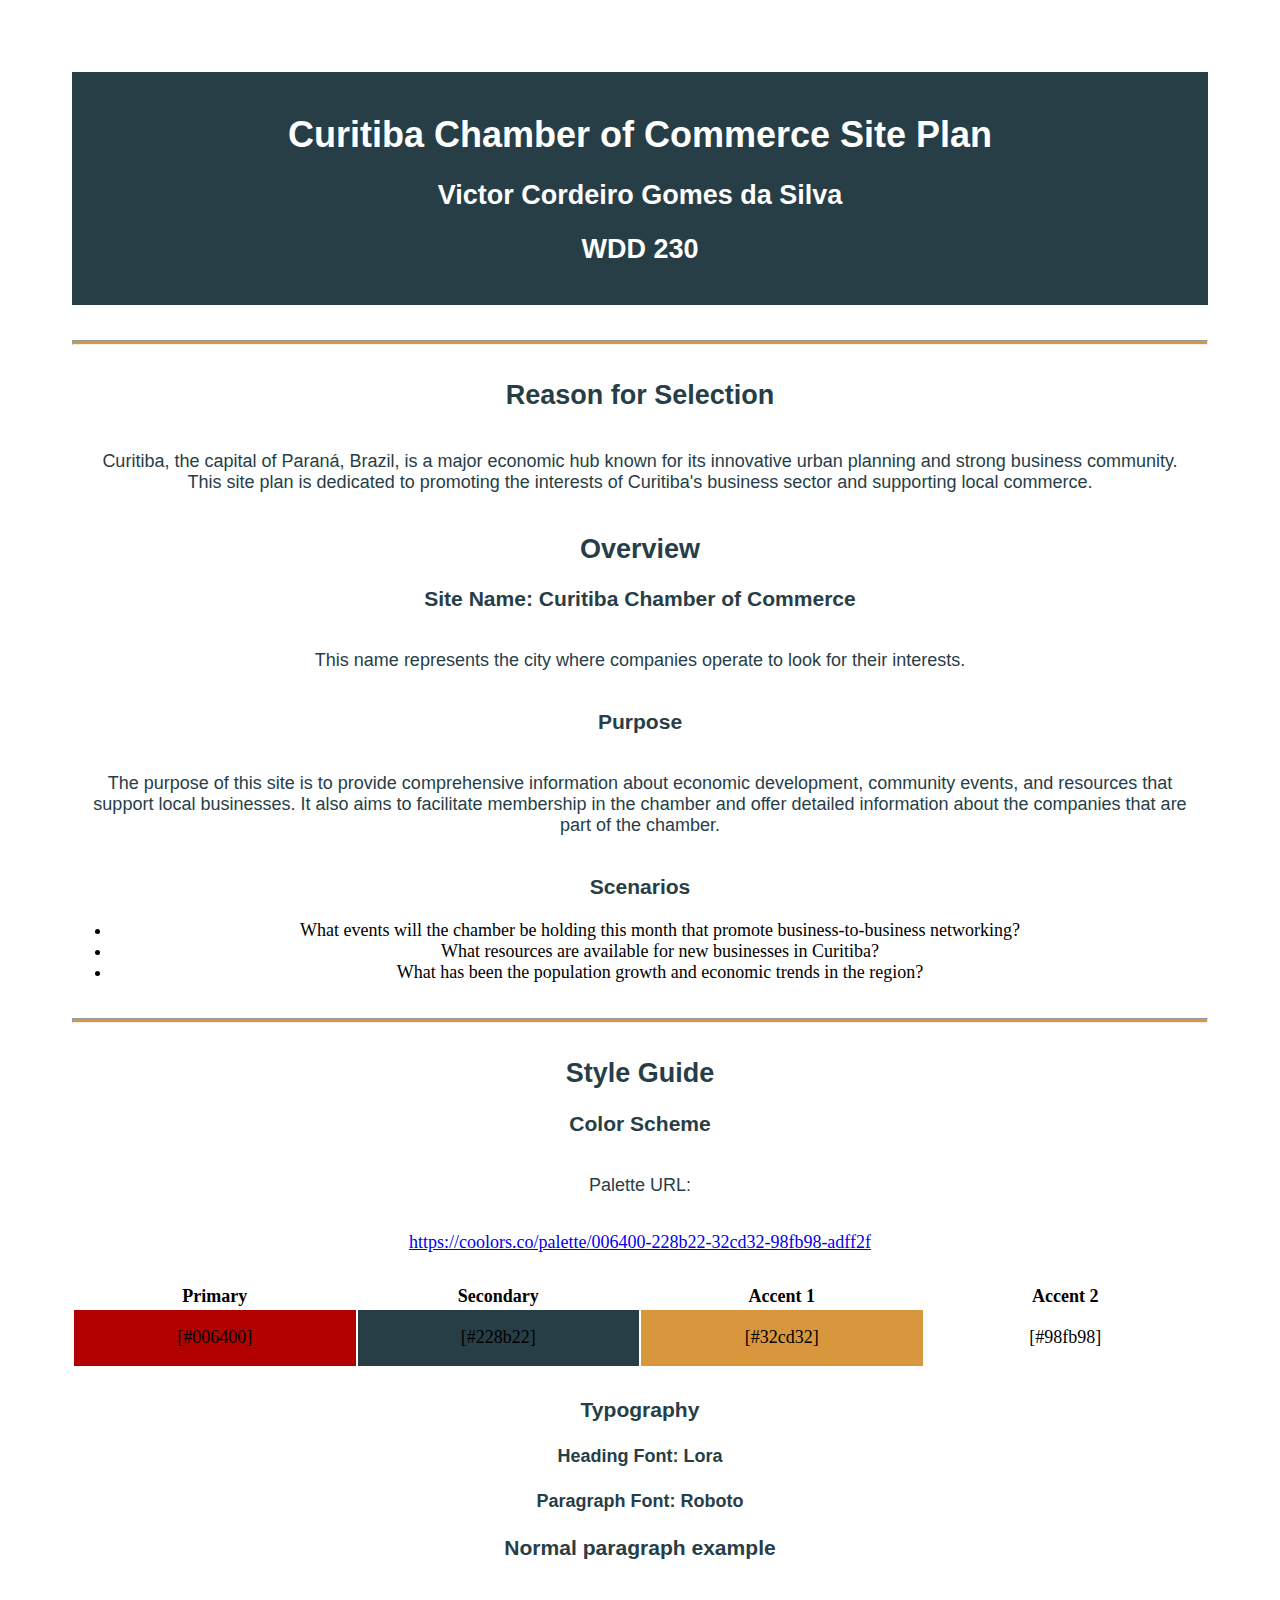
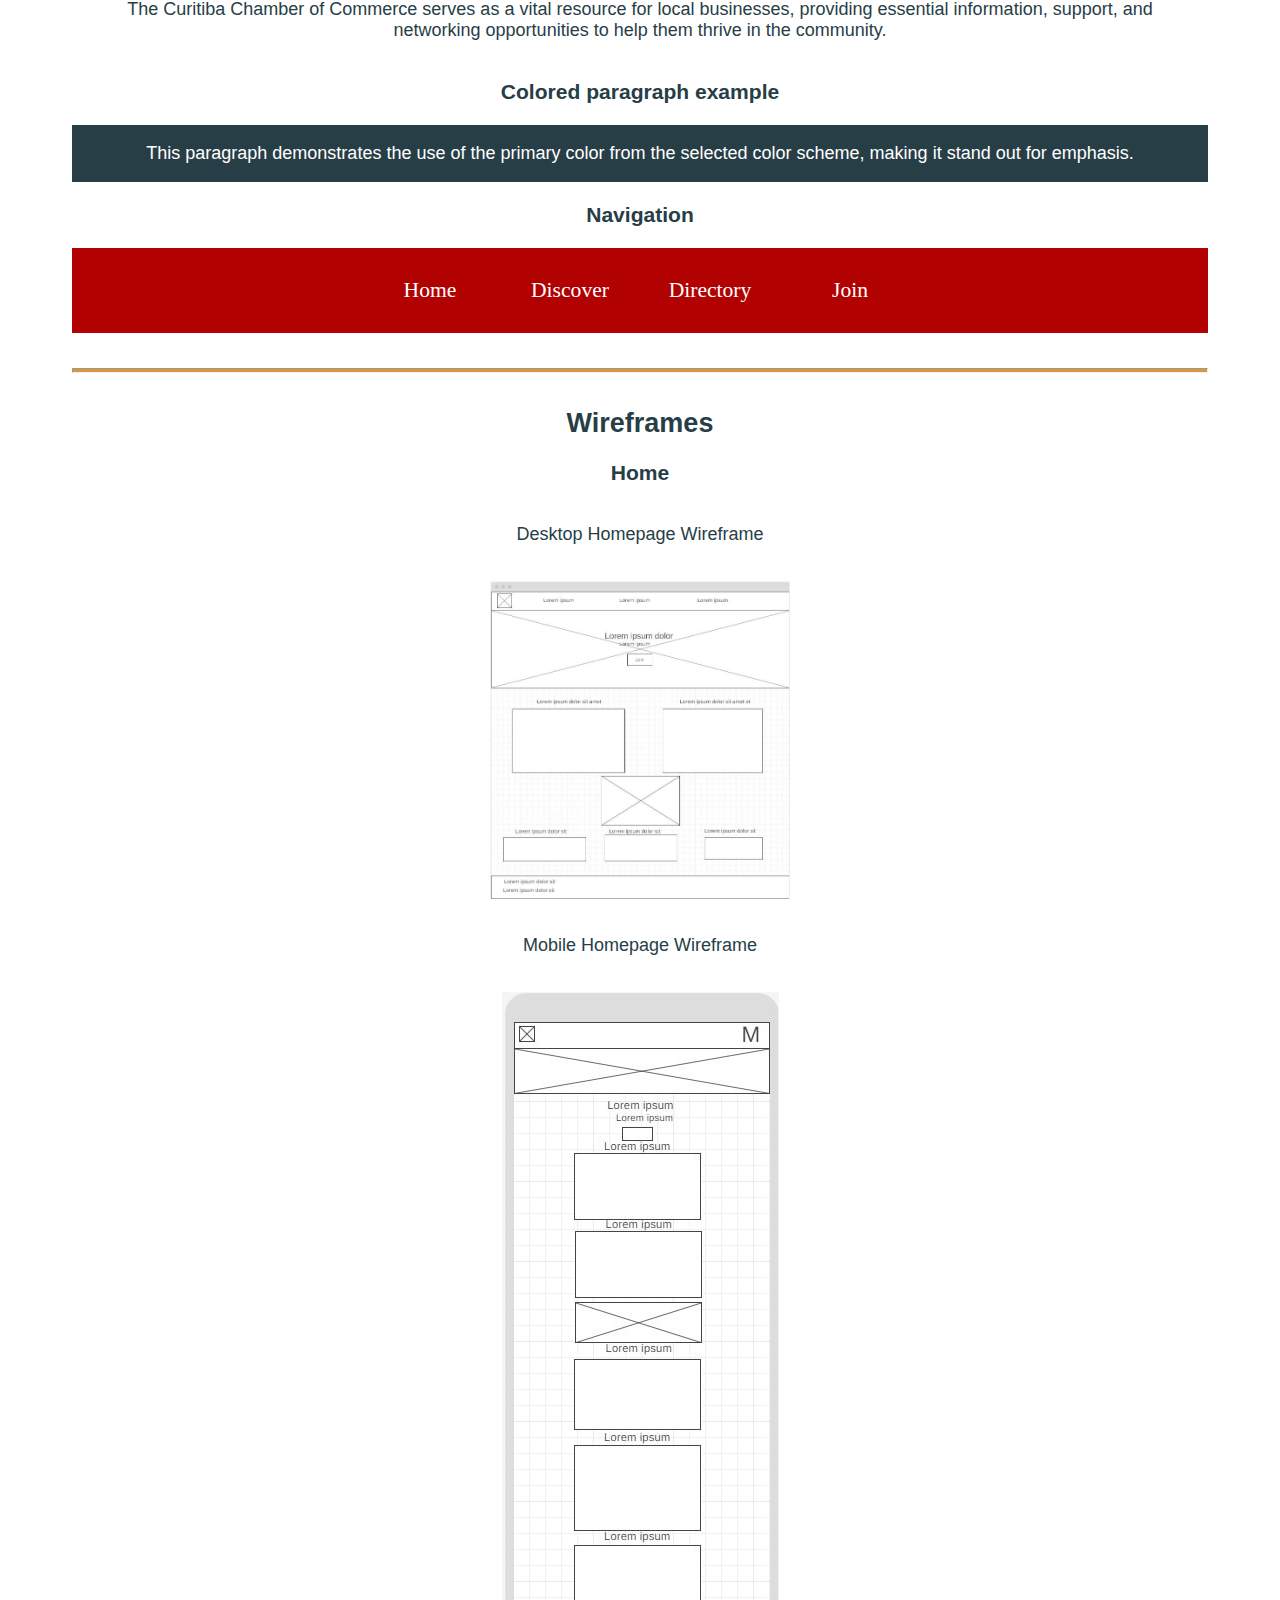
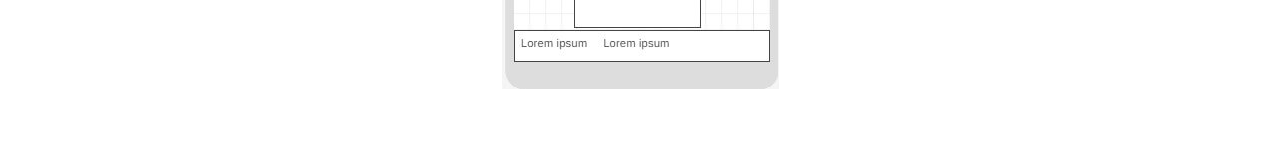
<file: week01/chamber-site-plan.html>
<!DOCTYPE html>
<html lang="en">
<head>
    <meta charset="UTF-8">
    <meta name="viewport" content="width=device-width, initial-scale=1.0">
    <title>
      Victor Silva - Project Milestone - Curitiba Chamber of Commerce Site Plan
    </title>
    <meta
      name="description"
      content="This is the site plan for the Curitiba Chamber of Commerce, created by Victor Cordeiro Gomes da Silva.">
    <meta name="author" content="Victor Cordeiro Gomes da Silva">
    <link rel="preconnect" href="https://fonts.googleapis.com">
    <link rel="preconnect" href="https://fonts.gstatic.com" crossorigin>
    <link href="https://fonts.googleapis.com/css2?family=Lora:wght@400;700&family=Roboto:wght@400;700&display=swap" rel="stylesheet">
    <link rel="stylesheet" href="styles/chamber-site-plan.css">
</head>
<body>
    <header>
      <h1>Curitiba Chamber of Commerce Site Plan</h1>
      <h2>Victor Cordeiro Gomes da Silva</h2>
      <h2>WDD 230</h2>
    </header>

    <main>
      <hr>
      <h2>Reason for Selection</h2>
      <p>
        Curitiba, the capital of Paraná, Brazil, is a major economic hub known for its innovative urban planning and strong business community. This site plan is dedicated to promoting the interests of Curitiba's business sector and supporting local commerce.
      </p>

      <h2>Overview</h2>
      <h3>Site Name: Curitiba Chamber of Commerce</h3>
      <p>This name represents the city where companies operate to look for their interests.</p>
      <h3>Purpose</h3>
      <p>
        The purpose of this site is to provide comprehensive information about economic development, community events, and resources that support local businesses. It also aims to facilitate membership in the chamber and offer detailed information about the companies that are part of the chamber.
      </p>

      <h3>Scenarios</h3>
      <ul>
        <li>
          What events will the chamber be holding this month that promote business-to-business networking?
        </li>
        <li>What resources are available for new businesses in Curitiba?</li>
        <li>What has been the population growth and economic trends in the region?</li>
      </ul>

      <hr>
      <h2>Style Guide</h2>

      <h3>Color Scheme</h3>

      <p>Palette URL:</p>
      <a href="https://coolors.co/palette/006400-228b22-32cd32-98fb98-adff2f" target="_blank">https://coolors.co/palette/006400-228b22-32cd32-98fb98-adff2f</a>

      <table class="colors">
        <tr>
          <th>Primary</th>
          <th>Secondary</th>
          <th>Accent 1</th>
          <th>Accent 2</th>
        </tr>
        <tr>
          <td class="primary">[#006400]</td>
          <td class="secondary">[#228b22]</td>
          <td class="accent1">[#32cd32]</td>
          <td class="accent2">[#98fb98]</td>
        </tr>
      </table>

      <h3>Typography</h3>

      <h4>Heading Font: Lora</h4>
      <h4>Paragraph Font: Roboto</h4>

      <h3>Normal paragraph example</h3>
      <p>
        The Curitiba Chamber of Commerce serves as a vital resource for local businesses, providing essential information, support, and networking opportunities to help them thrive in the community.
      </p>
      <h3>Colored paragraph example</h3>
      <p class="colored">
        This paragraph demonstrates the use of the primary color from the selected color scheme, making it stand out for emphasis.
      </p>

      <h3>Navigation</h3>
      <nav>
        <a href="#">Home</a>
        <a href="#">Discover</a>
        <a href="#">Directory</a>
        <a href="#">Join</a>
      </nav>

      <hr>
      <h2>Wireframes</h2>

      <h3>Home</h3>
      <p>Desktop Homepage Wireframe</p>
      <img src="images/desktop-wireframe.jpg" alt="home page wireframe">
      <p>Mobile Homepage Wireframe</p>
      <img src="images/mobile-wireframe.jpg" alt="home page wireframe">
    </main>
</body>
</html>
</file>
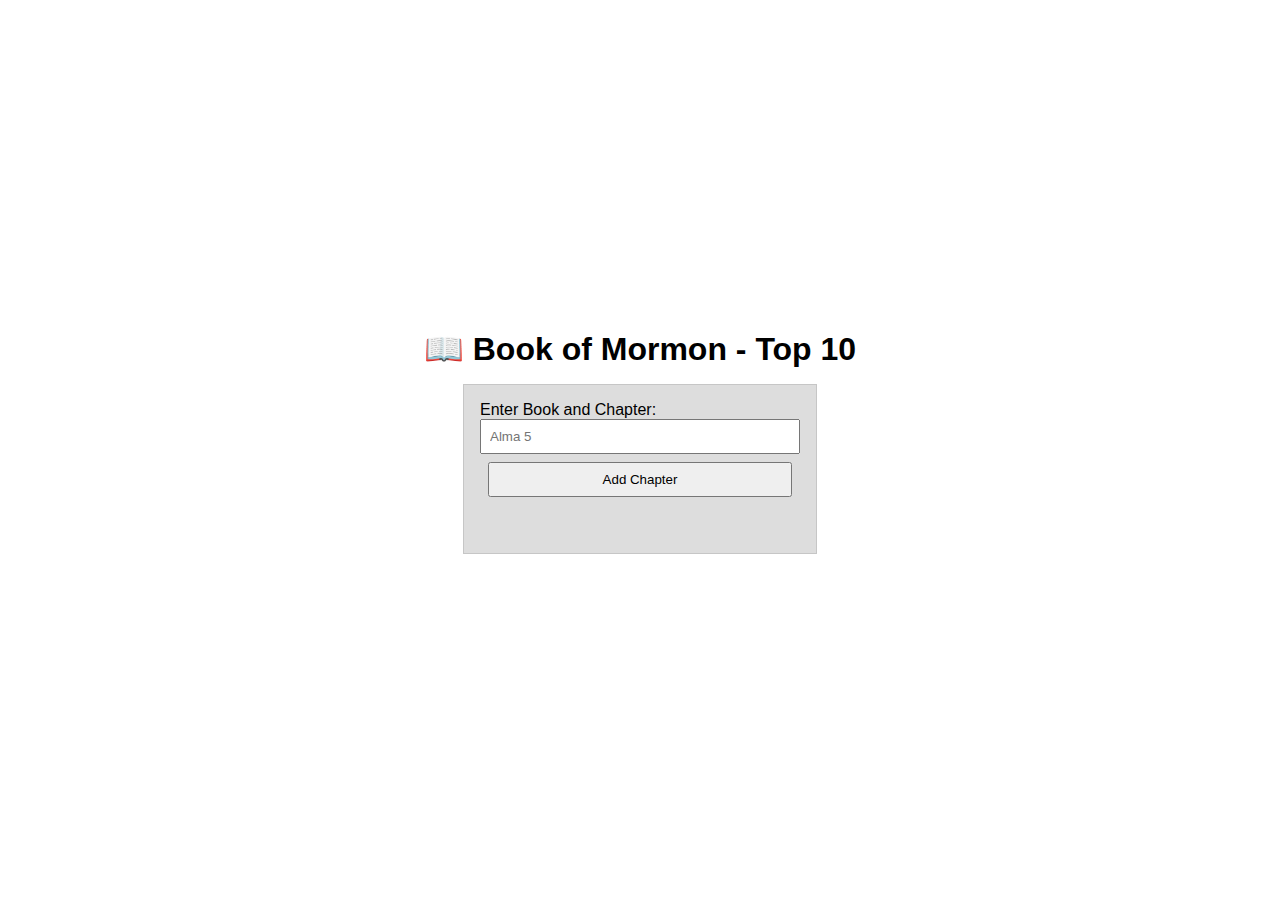
<file: week02/book of mormon.html>
<!DOCTYPE html>
<html lang="en">

<head>
    <meta charset="UTF-8">
    <meta name="viewport" content="width=device-width, initial-scale=1.0">
    <meta name="description" content="This is a webpage for an exercise on DOM manipulation">
    <meta name="author" content="Victor Silva">
    <title>Manipulation - Book of Mormon</title>
    <link rel="stylesheet" href="styles/book.css">
    <link rel="shortcut icon" href="favicon.ico" >
    <meta property="og:title" content="Book of Mormon - Manipulation">
    <meta property="og:type" content="website">
    <meta property="og:image"
        content="https://images.unsplash.com/photo-1556475163-278eb3f49b1a?q=80&w=1838&auto=format&fit=crop&ixlib=rb-4.0.3&ixid=M3wxMjA3fDB8MHxwaG90by1wYWdlfHx8fGVufDB8fHx8fA%3D%3D">
</head>

<body>
    <h1>📖 Book of Mormon - Top 10</h1>
    <main>
        <label for="favchap">Enter Book and Chapter: </label>
        <input type="text" id="favchap" placeholder="Alma 5">
        <button type="submit">Add Chapter</button>
        <ul id="list"></ul>
    </main>
    <script src="scripts/book.js"></script>
</body>


</html>
</file>
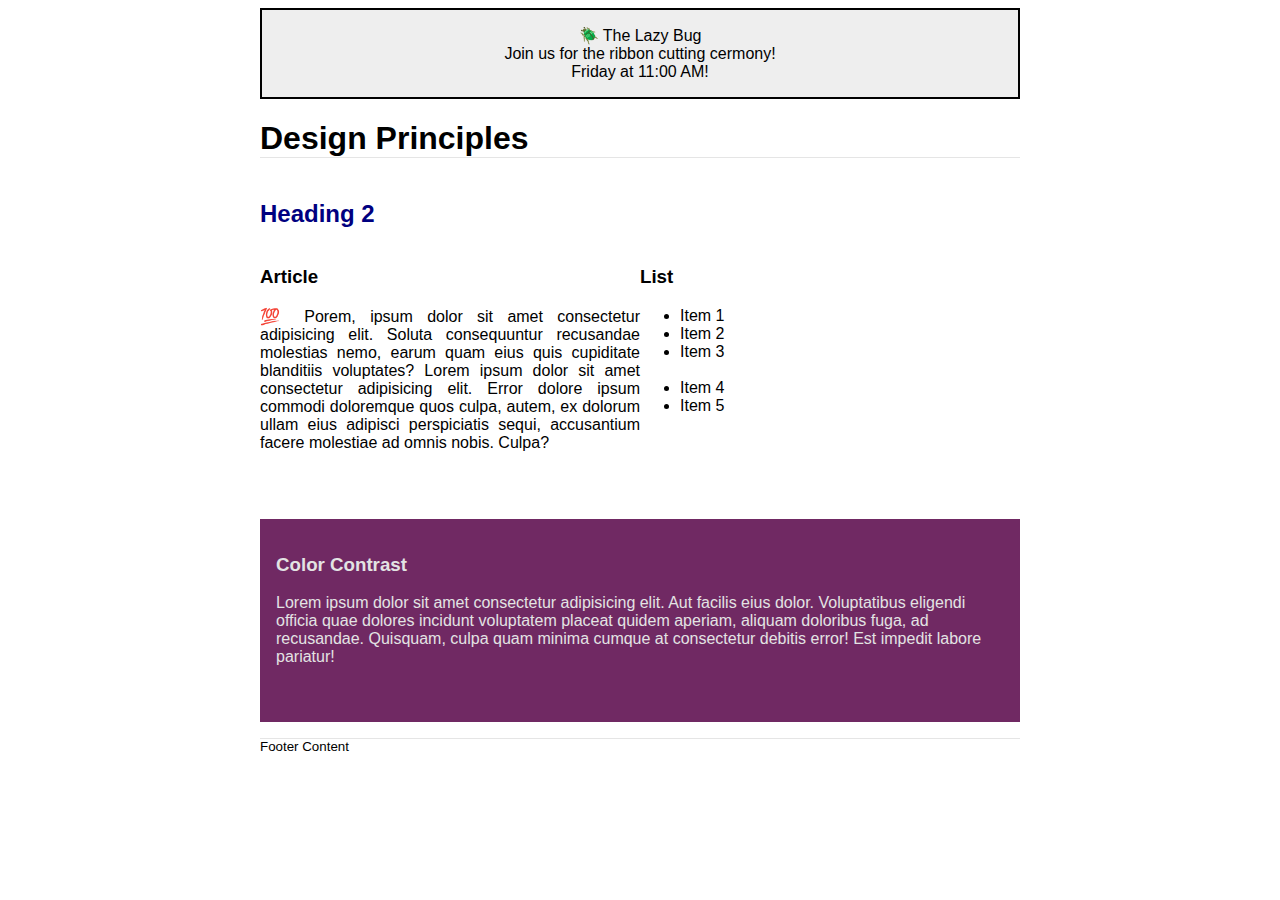
<file: week02/design.html>
<!DOCTYPE html>
<html lang="en">

<head>
    <meta charset="UTF-8">
    <meta name="viewport" content="width=device-width, initial-scale=1.0">
    <meta name="description" content="Learning activity W02: Design Principles">
    <meta name="author" content="Victor Silva">
    <title>Design Principles</title>
    <link rel="stylesheet" href="styles/design.css">
</head>

<body>

    <header>
        <div class="banner">
            🪲 The Lazy Bug<br>Join us for the ribbon cutting
            cermony!<br>Friday at 11:00 AM!
        </div>
        <h1>Design Principles</h1>
    </header>
    <main>
        <h2>Heading 2</h2>
        <section>
            <h3>Article</h3>
            <article>
                <p>💯 Porem, ipsum dolor sit amet consectetur adipisicing elit. Soluta consequuntur recusandae molestias
                    nemo, earum quam eius quis cupiditate blanditiis voluptates? Lorem ipsum dolor sit amet consectetur
                    adipisicing elit. Error dolore ipsum commodi doloremque quos culpa, autem, ex dolorum ullam eius
                    adipisci perspiciatis sequi, accusantium facere molestiae ad omnis nobis. Culpa?</p>
            </article>
        </section>
        <section>
            <h3>List</h3>
            <ul>
                <li>Item 1</li>
                <li>Item 2</li>
                <li>Item 3<br><br></li>
                <li>Item 4</li>
                <li>Item 5</li>
            </ul>
        </section>
        <div class="callout">
            <h3>Color Contrast</h3>
            <p>Lorem ipsum dolor sit amet consectetur adipisicing elit. Aut facilis eius dolor. Voluptatibus eligendi
                officia quae dolores incidunt voluptatem placeat quidem aperiam, aliquam doloribus fuga, ad recusandae.
                Quisquam, culpa quam minima cumque at consectetur debitis error! Est impedit labore pariatur!</p>
        </div>
    </main>
    <footer>
        Footer Content
    </footer>
</body>

</html>
</file>
<file: week01/styles/chamber-site-plan.css>
:root {
    --primary-color: #B20101;
    --secondary-color: #273E47;
    --accent1-color: #D8973C;
    --accent2-color: #FFFFFF;

    --heading-font: 'Bebas Neue', sans-serif;
    --paragraph-font: 'Poppins', Verdana, Geneva, Tahoma, sans-serif;

    --headline-color-on-white: #273E47;
    /* headlines on a white background */
    --headline-color-on-color: white;
    /* headlines on a colored background */
    --paragraph-color-on-white: #273E47;
    /* paragraph text on a white background */
    --paragraph-color-on-color: white;
    /* paragraph text on a colored background */
    --paragraph-background-color: #273E47;
    --nav-link-color: #FFFFFF;
    --nav-background-color: #B20101;
    --nav-hover-link-color: #B20101;
    --nav-hover-background-color: #FFFFFF;
}

body {
    margin: 0 auto;
    padding: 4em;
    font-size: 18px;
    text-align: center;
}

img {
    display: block;
    margin: 0 auto;
    max-width: 300px;
}

h1, h2, h3, h4 {
    font-family: var(--heading-font);
    color: var(--headline-color-on-white);
}

hr {
    height: 3px;
    margin: 35px 0;
    background: var(--accent1-color);
}

header {
    padding: 1em;
    text-align: center;
    color: var(--headline-color-on-color);
    background-color: var(--paragraph-background-color);
}

header > h1, header > h2 {
    color: var(--headline-color-on-color);
}

p {
    font-family: var(--paragraph-font);
    color: var(--paragraph-color-on-white);
    padding: 1em;
}

.colors {
    width: 100%;
    min-width: 350px;
    margin: 30px auto;
    text-align: center;
}

.colors td {
    width: 25%;
    height: 3em;
}

.primary {
    background-color: var(--primary-color);
}

.secondary {
    background-color: var(--secondary-color);
}

.accent1 {
    background-color: var(--accent1-color);
}

.accent2 {
    background-color: var(--accent2-color);
}

p.colored {
    background-color: var(--paragraph-background-color);
    color: var(--paragraph-color-on-color);
}

nav {
    background-color: var(--nav-background-color);
    line-height: 3em;
    text-align: center;
    font-size: 1.2em;
    list-style-type: none;
    display: flex;
    justify-content: center;
}

nav a {
    padding: 1em;
    min-width: 120px;
    text-decoration: none;
    padding: 10px;
    color: var(--nav-link-color);
}

nav a:hover {
    color: var(--nav-hover-link-color);
    background-color: var(--nav-hover-background-color);
}

ol {
    display: inline-block;
    text-align: left;
}
</file>
<file: week02/styles/book.css>
* {
    margin: 0;
    padding: 0;
}

body {
    height: 100vh;
    display: flex;
    flex-direction: column;
    align-items: center;
    justify-content: center;
    font-family: Acme, Arial, sans-serif;
}

h1 {
    font-size: 1.5rem;
}

main {
    margin: 1rem auto;
    border: 1px solid rgba(0, 0, 0, 0.1);
    padding: 1rem;
    background-color: #ddd;
    display: flex;
    flex-direction: column;
}

input,
button {
    padding: 0.5rem;
}

button {
    margin: 0.5rem;
}

.delete {
    width: fit-content;
}

.input {
    display: flex;
    gap: 1rem;
}

.list {
    padding: 0.5rem;
}

ul {
    margin: 1rem;
    list-style: none;
}

li {
    display: flex;
    align-items: center;
    justify-content: space-between;
}

@media only screen and (min-width: 32.5em) {
    h1 {
        font-size: 2rem;
    }

    main {
        width: 320px;
    }
}
</file>
<file: week02/styles/design.css>
body {
    font-family: Roboto, helvetica, sans-serif;
}

header,
main,
footer {
    max-width: 760px;
    margin: 0 auto;
}


h1 {
    border-bottom: 1px solid rgba(0, 0, 0, 0.1);
}

main {
    display: grid;
    grid-template: 1fr 4fr 3fr/1fr 1fr;
}

h2 {
    color: navy;
    text-align: left;
    grid-area: 1/1/2/3;
}

article p {
    text-align: justify;
}

.callout {
    color: #e3e3e3;
    background-color: #702963;
    padding: 1rem;
    grid-area: 3/1/4/3;
}

footer {
    margin-top: 1rem;
    border-top: 1px solid rgba(0, 0, 0, 0.1);
    font-size: smaller;
    text-align: left;
}

.banner {
    border: 2px solid black;
    padding: 1rem;
    text-align: center;
    background-color: #eee;
}
</file>
